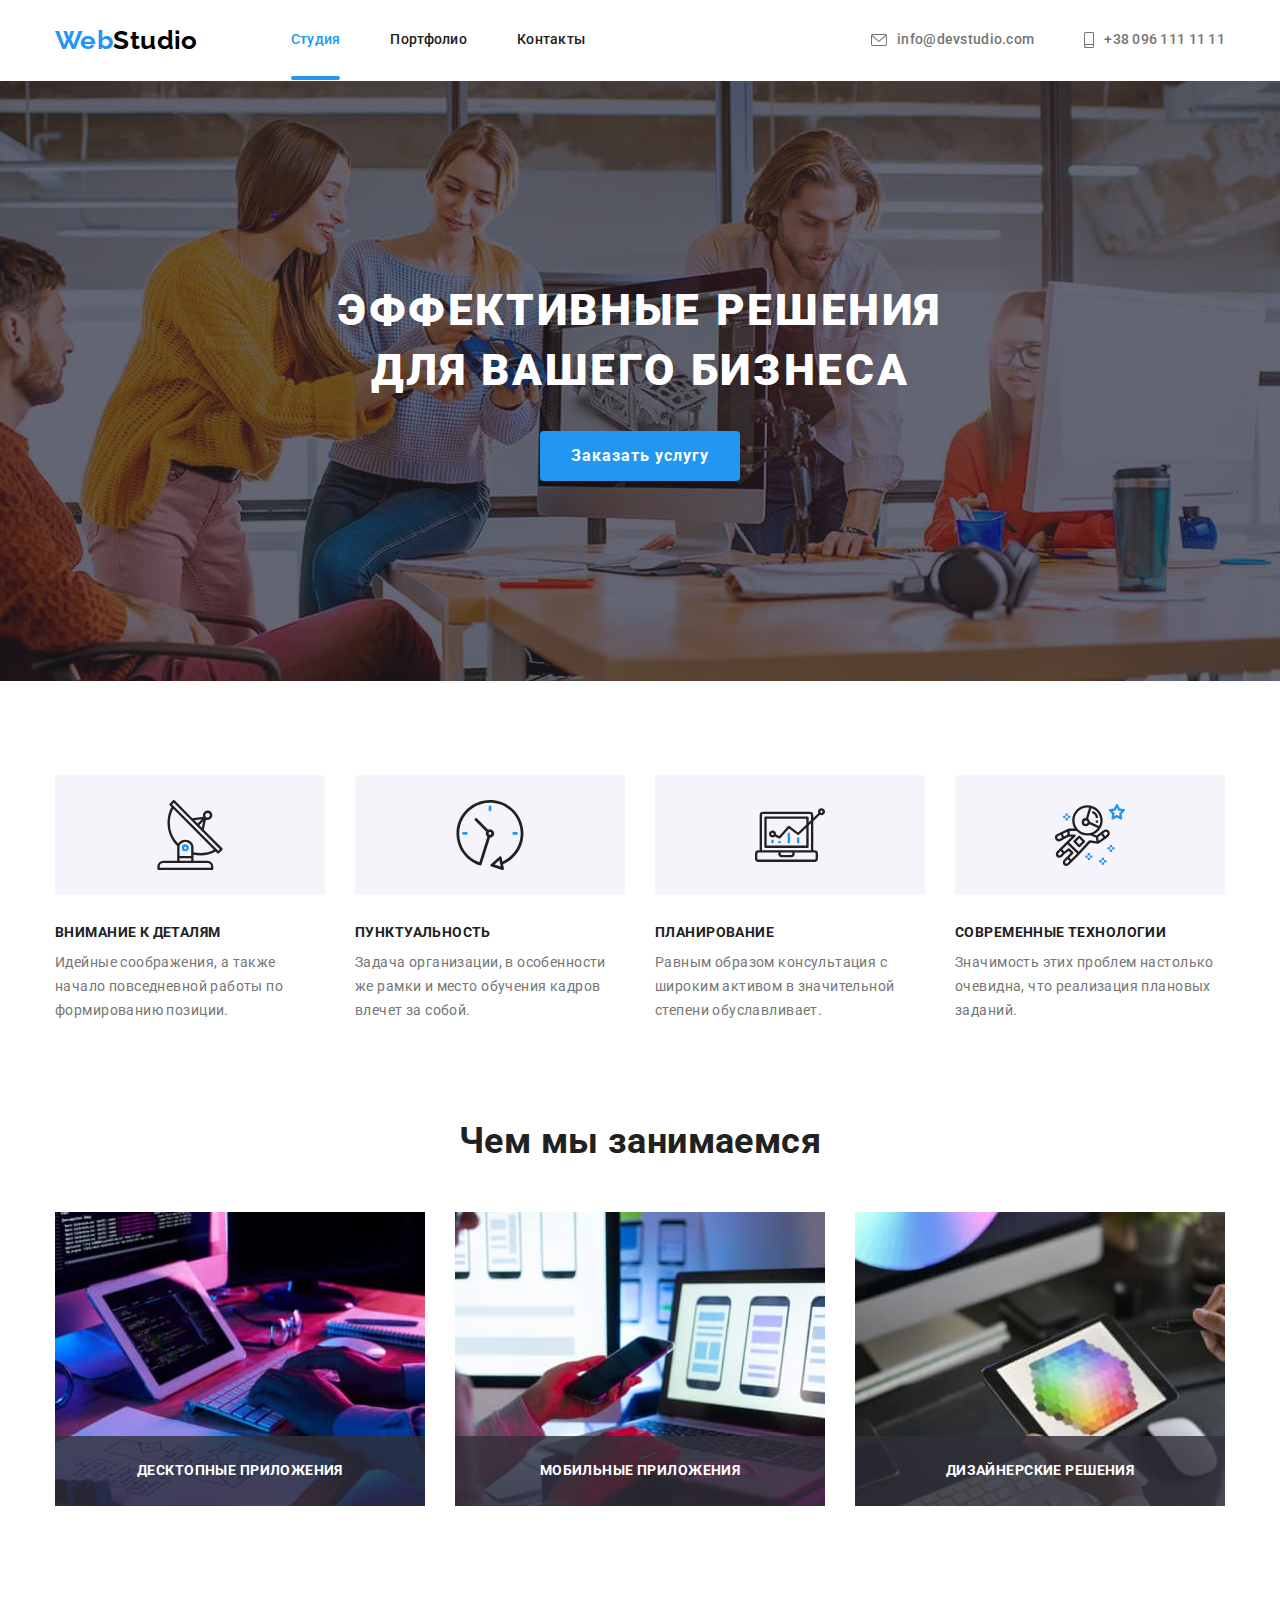
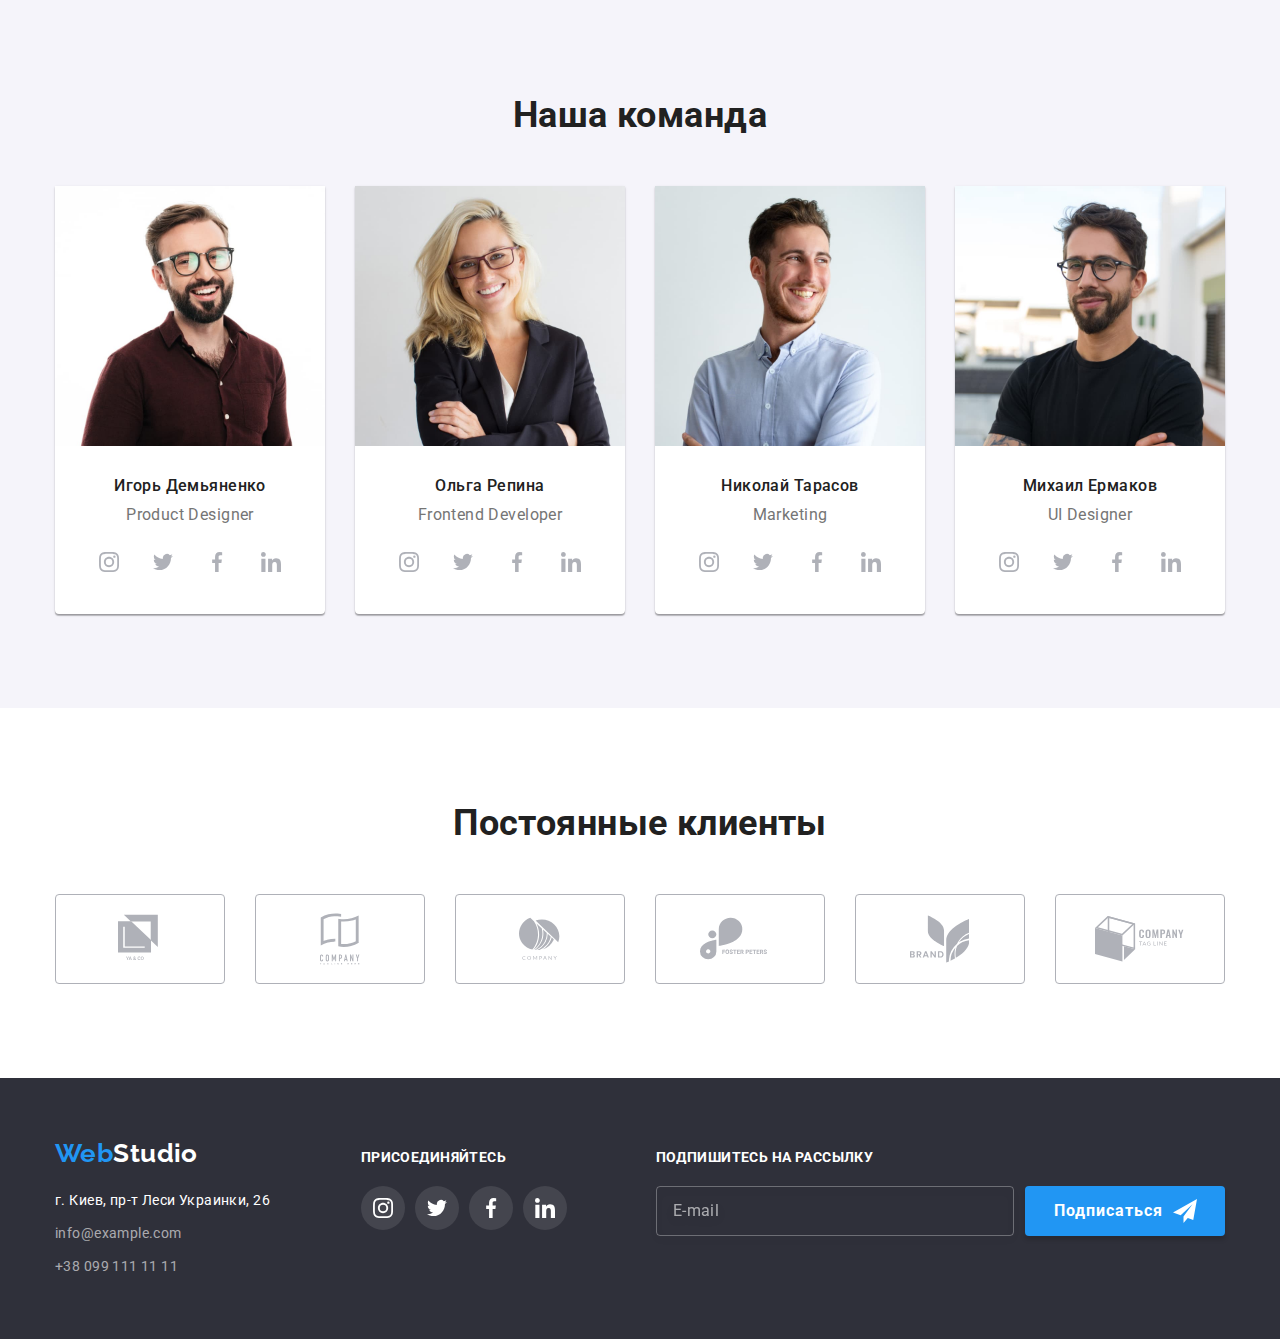
<file: index.html>
<!DOCTYPE html>
<html lang="ru">
<head>
   <meta charset="UTF-8">
   <meta name="viewport" content="width=device-width, initial-scale=1.0">
   <title>Веб студия</title>
   <link rel="stylesheet" href="https://cdnjs.cloudflare.com/ajax/libs/modern-normalize/1.0.0/modern-normalize.min.css">
   <link rel="preconnect" href="https://fonts.gstatic.com">
   <link href="https://fonts.googleapis.com/css2?family=Raleway:wght@700&family=Roboto:wght@400;500;700;900&display=swap" rel="stylesheet">
   <link rel="stylesheet" href="./css/style.css">
</head>
<body>
<!--header-->
<header class="header">
      <div class="container">
         <div class="flex-container">
            <nav class="header-nav">
               <a class="logo link" href="./index.html"><span class="accent">Web</span>Studio</a>
               <ul class="site-nav list">
                  <li class="nav-item">
                     <a class="nav-link current link" href="#">Студия</a>
                  </li>
                  <li class="nav-item">
                     <a class="nav-link scale link" href="./portfolio.html">Портфолио</a>
                  </li>
                  <li class="nav-item">
                     <a class="nav-link scale link" href="#">Контакты</a>
                  </li>
               </ul>
            </nav>
            
               <ul class="site-contacts list">   
                  <li class="nav-contacns">
                     <a class="nav-link contact link" href="mailto:info@devstudio.com">
                     <svg class="icon-mail" width="16" height="12" aria-label="иконка конверт">
                        <use href="./images/sprite.svg#icon-email"></use>
                     </svg>
                     info@devstudio.com
                  </a>
                  </li>
                  <li class="nav-contacns">
                     <a class="nav-link contact link" href="tel:+380961111111">
                        <svg class="icon-phone" width="10" height="16" aria-label="иконка телефона">
                           <use href="./images/sprite.svg#icon-phone"></use>
                        </svg>
                        +38 096 111 11 11
                     </a>
                  </li>
               </ul>
         </div>
      </div>
</header>

<!--Main content-->
<main>
   <!--Hero-->
   <section class="hero main-backgoung-img">
      <div class="container">
         <div class="main-text">
            <h1 class="hero-title">Эффективные решения для вашего бизнеса</h1>
            <button data-modal-open class="hero-btn btn" type="button">Заказать услугу</button>
         </div>
      </div>
   </section>

   <!--description-->
   <section class="description section">
      <div class="container">
         <h2 class="visually-hidden">Выражения</h2>
         <ul class="description-list list">
            <li class="description-item">
               <div class="icon-container">
                  <svg  width="70" height="70" aria-label="иконка спутниковай тарелки">
                     <use href="./images/sprite.svg#icon-description-1"></use>
                  </svg>
               </div>
               <h3 class="description-subtitle">Внимание к деталям</h3>
               <p class="description-text">
                  Идейные соображения, а также начало повседневной работы по формированию позиции.
               </p>
            </li>
   
            <li class="description-item">
               <div class="icon-container">
                  <svg  width="70" height="70" aria-label="иконка часы">
                     <use href="./images/sprite.svg#icon-description-2"></use>
                  </svg>
               </div>
               <h3 class="description-subtitle">Пунктуальность</h3>
               <p class="description-text">
                  Задача организации, в особенности же рамки и место обучения кадров влечет за собой.
               </p>
               </li>
   
               <li class="description-item">
                  <div class="icon-container">
                     <svg  width="70" height="70" aria-label="иконка компютер">
                        <use href="./images/sprite.svg#icon-description-3"></use>
                     </svg>
                  </div>
                  <h3 class="description-subtitle">Планирование</h3>
                  <p class="description-text">
                     Равным образом консультация с широким активом в значительной степени обуславливает.
                  </p>
                  </li>
   
                  <li class="description-item">
                     <div class="icon-container">
                        <svg  width="70" height="70" aria-label="иконка космонавт">
                           <use href="./images/sprite.svg#icon-description-4"></use>
                        </svg>
                     </div>
                     <h3 class="description-subtitle">Современные технологии</h3>
                     <p class="description-text">
                        Значимость этих проблем настолько очевидна, что реализация плановых заданий.
                     </p>
                  </li>
         </ul>
      </div>
   </section>

   <!--what we do-->
   <section class="about">
      <div class="container">
         <h2 class="about-title">Чем мы занимаемся</h2>
      <ul class="about-list list">
         <li class="about-item">
            <img class="about-img" src="./images/what-we-do/what-we-do-img-1.jpg" alt="Человек печатает на клавиатуре" width="370" height="294">
               <div class="label-thumb">
                  <p class="label withe">Десктопные приложения</p>
               </div>
         </li>

         <li class="about-item">
            <img class="about-img" src="./images/what-we-do/what-we-do-img-2.jpg" alt="Девушка держит мобильный телефон" width="370" height="294">
               <div class="label-thumb">
                  <p class="label withe">Мобильные приложения</p>
               </div>
         </li>

         <li class="about-item">
            <img class="about-img" src="./images/what-we-do/what-we-do-img-3.jpg" alt="Девушка держит планшет" width="370" height="294">
               <div class="label-thumb">
                  <p class="label withe">Дизайнерские решения</p>
               </div>
         </li>
      </ul>
      </div>
   </section>

   <!--team-->
   <section class="team section">
         <div class="container">
            <h2 class="team-title">Наша команда</h2>
      <ul class="team-list list">
         <li class="team-item">
            <img class="team-img" src="./images/team/team-img-1.jpg" alt="Игорь Демьяненко" width="270" height="260">

            <div class="team-cards-description">
               <h3 class="team-subtitle">Игорь Демьяненко</h3>
               <p class="team-text" lang="en">Product Designer</p>

               <ul class="social-list list">
                  <li class="social-item">
                     <a class="social-link link" href="#">
                        <svg class="social-icon"  width="20" height="20" aria-label="иконка инстаграм">
                           <use href="./images/sprite.svg#icon-instagram"></use>
                        </svg>
                     </a>
                  </li>
                  <li class="social-item">
                     <a class="social-link link" href="#">
                        <svg class="social-icon"  width="20" height="20" aria-label="иконка твитер">
                           <use href="./images/sprite.svg#icon-tweeter"></use>
                        </svg>
                     </a>
                  </li>
                  <li class="social-item">
                     <a class="social-link link" href="#">
                        <svg class="social-icon"  width="20" height="20" aria-label="иконка файсбук">
                           <use href="./images/sprite.svg#icon-facebook"></use>
                        </svg>
                     </a>
                  </li>
                  <li class="social-item">
                     <a class="social-link link" href="#">
                        <svg class="social-icon"  width="20" height="20" aria-label="иконка линкидын">
                           <use href="./images/sprite.svg#icon-linkedin"></use>
                        </svg>
                     </a>
                  </li>
               </ul>
            </div>
         </li>

         <li class="team-item">
            <img class="team-img" src="./images/team/team-img-2.jpg" alt="Ольга Репина" width="270" height="260">

            <div class="team-cards-description">
               <h3 class="team-subtitle">Ольга Репина</h3>
               <p class="team-text" lang="en">Frontend Developer</p>

               <ul class="social-list list">
                  <li class="social-item">
                     <a class="social-link link" href="#">
                        <svg class="social-icon"  width="20" height="20" aria-label="иконка инстаграм">
                           <use href="./images/sprite.svg#icon-instagram"></use>
                        </svg>
                     </a>
                  </li>
                  <li class="social-item">
                     <a class="social-link link" href="#">
                        <svg class="social-icon"  width="20" height="20" aria-label="иконка твитер">
                           <use href="./images/sprite.svg#icon-tweeter"></use>
                        </svg>
                     </a>
                  </li>
                  <li class="social-item">
                     <a class="social-link link" href="#">
                        <svg class="social-icon"  width="20" height="20" aria-label="иконка файсбук">
                           <use href="./images/sprite.svg#icon-facebook"></use>
                        </svg>
                     </a>
                  </li>
                  <li class="social-item">
                     <a class="social-link link" href="#">
                        <svg class="social-icon"  width="20" height="20" aria-label="иконка линкидын">
                           <use href="./images/sprite.svg#icon-linkedin"></use>
                        </svg>
                     </a>
                  </li>
               </ul>
            </div>
         </li>

         <li class="team-item">
            <img class="team-img" src="./images/team/team-img-3.jpg" alt="Николай Тарасов" width="270" height="260">

            <div class="team-cards-description">
               <h3 class="team-subtitle">Николай Тарасов</h3>
               <p class="team-text" lang="en">Marketing</p>

               <ul class="social-list list">
                  <li class="social-item">
                     <a class="social-link link" href="#">
                        <svg class="social-icon"  width="20" height="20" aria-label="иконка инстаграм">
                           <use href="./images/sprite.svg#icon-instagram"></use>
                        </svg>
                     </a>
                  </li>
                  <li class="social-item">
                     <a class="social-link link" href="#">
                        <svg class="social-icon"  width="20" height="20" aria-label="иконка твитер">
                           <use href="./images/sprite.svg#icon-tweeter"></use>
                        </svg>
                     </a>
                  </li>
                  <li class="social-item">
                     <a class="social-link link" href="#">
                        <svg class="social-icon"  width="20" height="20" aria-label="иконка файсбук">
                           <use href="./images/sprite.svg#icon-facebook"></use>
                        </svg>
                     </a>
                  </li>
                  <li class="social-item">
                     <a class="social-link link" href="#">
                        <svg class="social-icon"  width="20" height="20" aria-label="иконка линкидын">
                           <use href="./images/sprite.svg#icon-linkedin"></use>
                        </svg>
                     </a>
                  </li>
               </ul>
            </div>
         </li>

         <li class="team-item">
            <img class="team-img" src="./images/team/team-img-4.jpg" alt="Михаил Ермаков" width="270" height="260">

         <div class="team-cards-description">
            <h3 class="team-subtitle">Михаил Ермаков</h3>
            <p class="team-text" lang="en">UI Designer</p>

            <ul class="social-list list">
               <li class="social-item">
                  <a class="social-link link" href="#">
                     <svg class="social-icon"  width="20" height="20" aria-label="иконка инстаграм">
                        <use href="./images/sprite.svg#icon-instagram"></use>
                     </svg>
                  </a>
               </li>
               <li class="social-item">
                  <a class="social-link link" href="#">
                     <svg class="social-icon"  width="20" height="20" aria-label="иконка твитер">
                        <use href="./images/sprite.svg#icon-tweeter"></use>
                     </svg>
                  </a>
               </li>
               <li class="social-item">
                  <a class="social-link link" href="#">
                     <svg class="social-icon"  width="20" height="20" aria-label="иконка файсбук">
                        <use href="./images/sprite.svg#icon-facebook"></use>
                     </svg>
                  </a>
               </li>
               <li class="social-item">
                  <a class="social-link link" href="#">
                     <svg class="social-icon"  width="20" height="20" aria-label="иконка линкидын">
                        <use href="./images/sprite.svg#icon-linkedin"></use>
                     </svg>
                  </a>
               </li>
            </ul>
         </div>
         </li>
      </ul>
         </div>
   </section>

   <!--regular clients-->
   <section class="regular-clients section">
      <div class="container">
         <h2 class="regular-clients-title">Постоянные клиенты</h2>
         <ul class="regular-clients-list list">
               <li class="regular-clients-item">
                  <a class="regular-clients-link" href="#">
                     <svg class="company-icon"  width="44" height="50" aria-label="иконка YA & CO">
                        <use href="./images/sprite.svg#icon-logo-1"></use>
                     </svg>
                  </a>
               </li>

               <li class="regular-clients-item">
                  <a class="regular-clients-link" href="#">
                     <svg class="company-icon" width="40" height="52" aria-label="иконка tagline">
                        <use href="./images/sprite.svg#icon-logo-2"></use>
                     </svg>
                  </a>
               </li>

               <li class="regular-clients-item">
                  <a class="regular-clients-link" href="#">
                     <svg class="company-icon" width="41" height="42" aria-label="иконка company">
                        <use href="./images/sprite.svg#icon-logo-3"></use>
                     </svg>
                  </a>
               </li>

               <li class="regular-clients-item">
                  <a class="regular-clients-link" href="#">
                     <svg class="company-icon" width="80" height="42" aria-label="иконка foster">
                        <use href="./images/sprite.svg#icon-logo-4"></use>
                     </svg>
                  </a>
               </li>

               <li class="regular-clients-item">
                  <a class="regular-clients-link" href="#">
                     <svg class="company-icon" width="59" height="47" aria-label="иконка brand">
                        <use href="./images/sprite.svg#icon-logo-5"></use>
                     </svg>
                  </a>
               </li>

               <li class="regular-clients-item">
                  <a class="regular-clients-link" href="#">
                     <svg class="company-icon" width="89" height="46" aria-label="иконка TAG LINE">
                        <use href="./images/sprite.svg#icon-logo-6"></use>
                     </svg>
                  </a>
               </li>
            
         </ul>
      </div>
   </section>
</main>

<!--footer-->
<footer class="footer">
      <div class="container">
         <div class="first-column">
            <a class="logo withe link" href="./index.html"><span class="accent">Web</span>Studio</a>
            <address class="footer-address withe">г. Киев, пр-т Леси Украинки, 26</address>
               <ul class="footer-list list">
                  <li class="footer-item">
                     <a class="footer-link link" href="mailto:info@example.com">info@example.com</a>
                  </li>
                  <li class="footer-item">
                     <a class="footer-link link" href="tel:+380991111111">+38 099 111 11 11</a>
                  </li>
               </ul>
         </div>

         <div class="second-column">
            <p class="join-text withe">присоединяйтесь</p>
      <ul class="social-list list">
         <li class="social-item">
            <a class="social-link link" href="#">
               <svg class="footer-social-icon" width="20" height="20" aria-label="иконка инстаграм">
                  <use href="./images/sprite.svg#icon-instagram"></use>
               </svg>
            </a>
         </li>
         <li class="social-item">
            <a class="social-link link" href="#">
               <svg class="footer-social-icon"  width="20" height="20" aria-label="иконка твитер">
                  <use href="./images/sprite.svg#icon-tweeter"></use>
               </svg>
            </a>
         </li>
         <li class="social-item">
            <a class="social-link link" href="#">
               <svg class="footer-social-icon"  width="20" height="20" aria-label="иконка файсбук">
                  <use href="./images/sprite.svg#icon-facebook"></use>
               </svg>
            </a>
         </li>
         <li class="social-item">
            <a class="social-link link" href="#">
               <svg class="footer-social-icon"  width="20" height="20" aria-label="иконка линкидын">
                  <use href="./images/sprite.svg#icon-linkedin"></use>
               </svg>
            </a>
         </li>
      </ul>
         </div>

         <div class="form-container">
            <p class="join-text withe">Подпишитесь на рассылку</p>
         <form class="footer-form" action="#" autocomplete="off">
            <input class="footer-form-input" type="email" name="mail" placeholder="E-mail" required >
            <button class="footer-send-btn btn" type="submit">
               Подписаться
               <svg class="btn-icon" width="24" height="24" aria-label="иконка телеграм">
                  <use href="./images/sprite.svg#send"></use>
               </svg>
            </button>
         </form>
         </div>
      </div>
</footer>

<!--!Модельное окно-->
<div class="backdrop is-hidden" data-modal>
   <div class="modal">
      <button data-modal-close class="modal-close-btn" type="button">
         <svg class="modal-icon" aria-label="иконка закрыть" width="30" height="30">
            <use href="./images/sprite.svg#close"></use>
         </svg>
      </button>

      <form action="#" class="form" autocomplete="off">
         <b class="form-title">Оставьте свои данные, мы вам перезвоним</b>

         <!--NAME-->
            <label class="form-field">
               <span class="form-label">Имя</span>
               <span class="icon-form-container">
                  <input class="form-imput" 
               type="text" 
               name="user-name"
               required minlength="2">
               <svg class="form-icon" aria-label="иконка человечка" width="18" height="18">
                  <use href="./images/sprite.svg#name"></use>
               </svg>
               </span>
            </label>

            <!--PHONE-->
            <label class="form-field">
               <span class="form-label">Телефон</span>
               <span class="icon-form-container">
                  <input class="form-imput" 
               type="tel" 
               name="user-phone"
               autocomplete="on"
               required
               pattern="[0-9]{3}-[0-9]{3}-[0-9]{2}-[0-9]{2}">
               <svg class="form-icon" aria-label="иконка  трубки телефона" width="18" height="18">
                  <use href="./images/sprite.svg#phone"></use>
               </svg>
               </span>
            </label>

            <!--MAIL-->
            <label class="form-field">
               <span class="form-label">Почта</span>
               <span class="icon-form-container">
                  <input class="form-imput" 
               type="email" 
               name="user-mail"
               required>
               <svg class="form-icon" aria-label="иконка конверта" width="18" height="18">
                  <use href="./images/sprite.svg#email"></use>
               </svg>
               </span>
            </label>

            <!--COMENT-->
            <label>
               <span class="form-label">Комментарий</span>
               <textarea class="coment-input" name="coment" placeholder="Введите текст"></textarea>
            </label>

            <!--CHECKBOX-->
            <input id="checkbox" class="checkbox-input" type="checkbox" name="policy" value="Соглашаюсь с рассылкой и принимаю Условия договора">
            <label for="checkbox" class="checkbox-label">Соглашаюсь с рассылкой и принимаю 
               <a class="contract-link" href="#">Условия договора</a>
            </label>

            <!--submit-btn-->
            <div class="form-submit-btn-wrapper">
               <button type="submit" class="form-submit-btn btn">Отправить</button>
            </div>
      </form>
   </div>
</div>

      <script src="./js/modal.js"></script>
   </body>
</html>
</file>
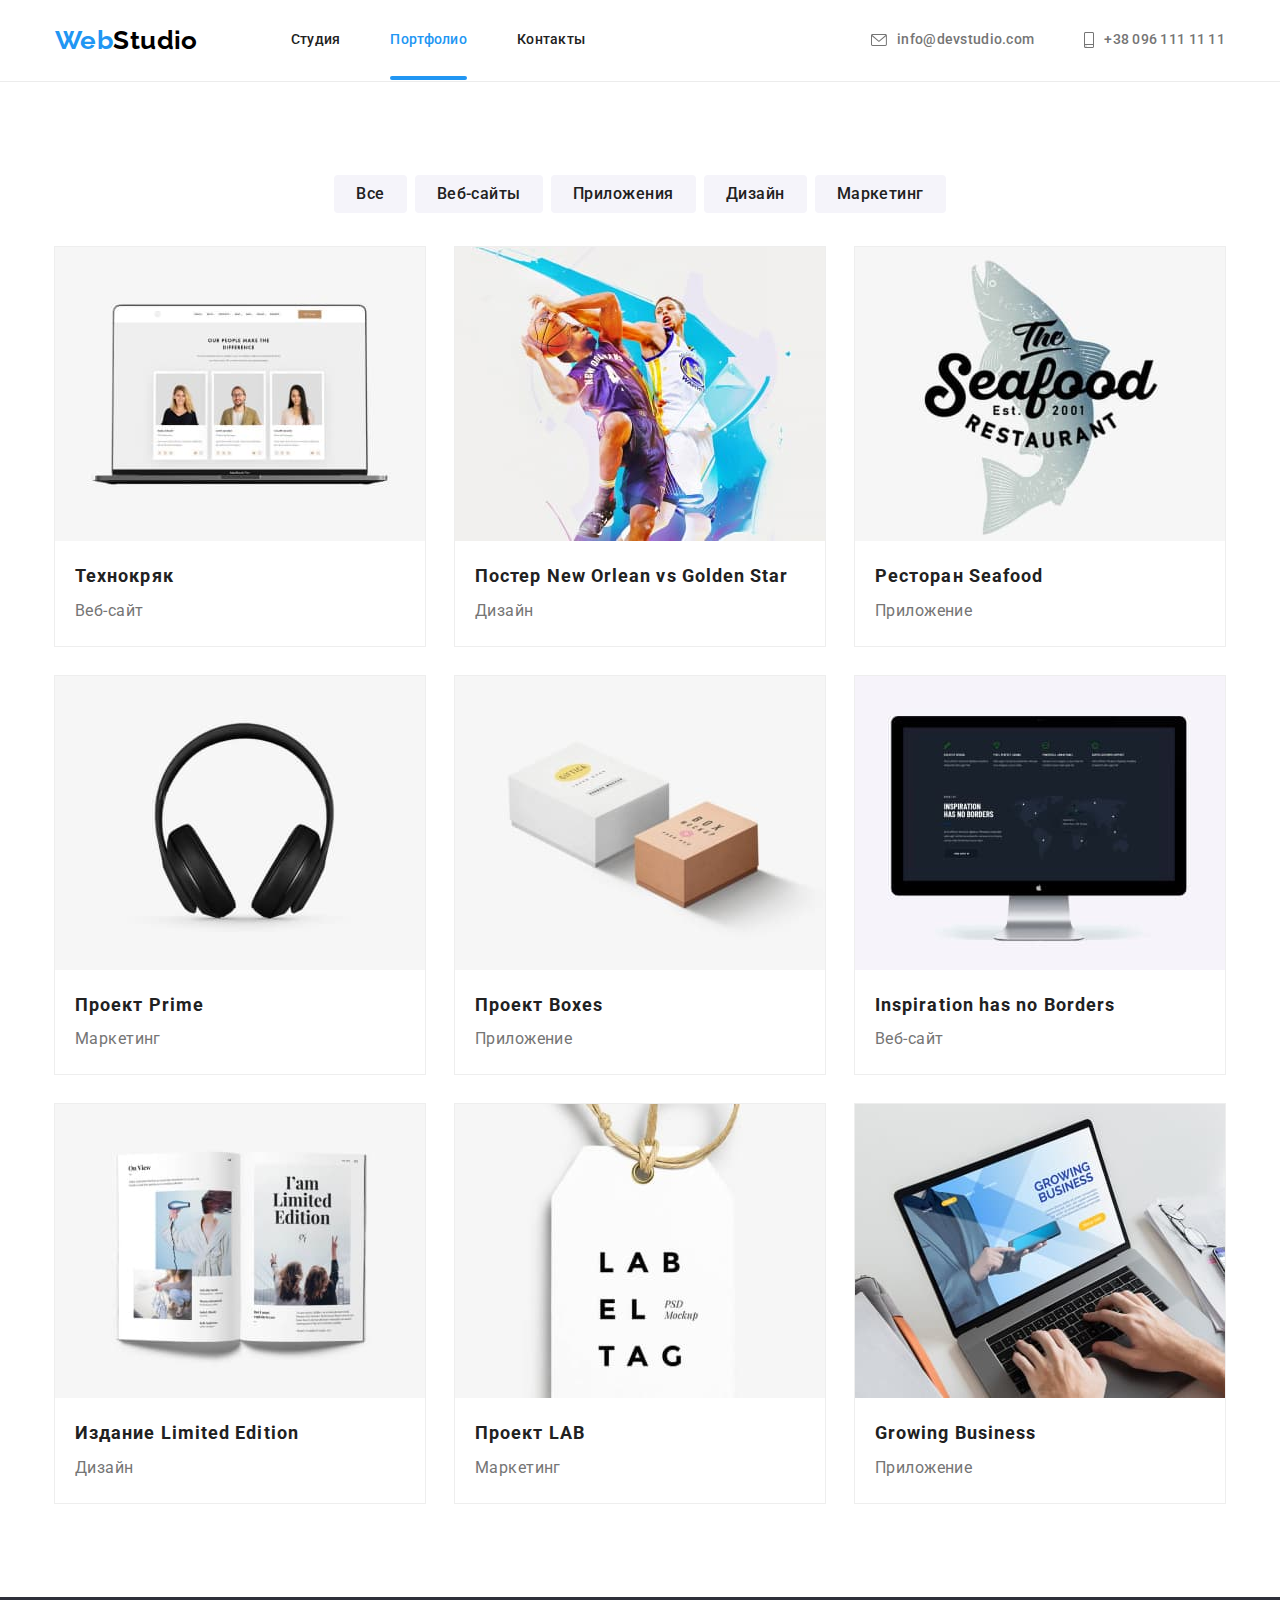
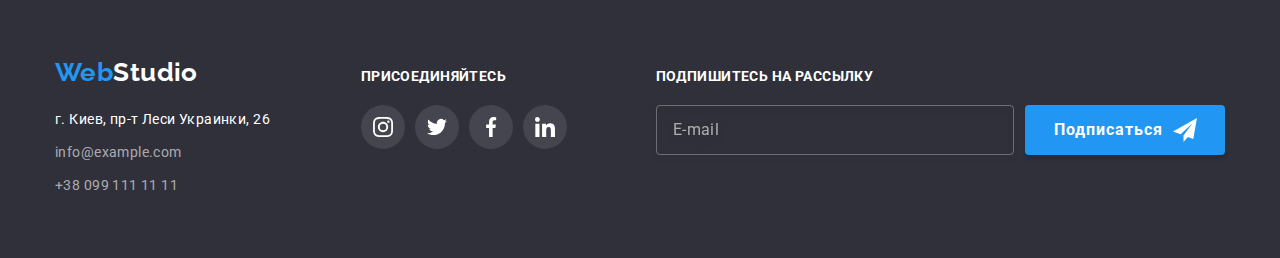
<file: portfolio.html>
<!DOCTYPE html>
<html lang="ru">
<head>
   <meta charset="UTF-8">
   <meta name="viewport" content="width=device-width, initial-scale=1.0">
   <title>Портфолио</title>
   <link rel="stylesheet" href="https://cdnjs.cloudflare.com/ajax/libs/modern-normalize/1.0.0/modern-normalize.min.css">
   <link rel="preconnect" href="https://fonts.gstatic.com">
   <link href="https://fonts.googleapis.com/css2?family=Raleway:wght@700&family=Roboto:wght@400;500;700&display=swap" rel="stylesheet">
   <link rel="stylesheet" href="./css/style.css">
</head>
<body>
<!--header-->
<header class="header border-portfolio">
   <div class="container">
      <div class="flex-container">
         <nav class="header-nav">
            <a class="logo link" href="./index.html"><span class="accent">Web</span>Studio</a>
            <ul class="site-nav list">
               <li class="nav-item">
                  <a class="nav-link scale link" href="./index.html">Студия</a>
               </li>
               <li class="nav-item">
                  <a class="nav-link current link" href="#">Портфолио</a>
               </li>
               <li class="nav-item">
                  <a class="nav-link scale link" href="#">Контакты</a>
               </li>
            </ul>
         </nav>
         
            <ul class="site-contacts list">   
               <li class="nav-contacns">
                  <a class="nav-link contact link" href="mailto:info@devstudio.com">
                     <svg class="icon-mail" width="16" height="12">
                        <use href="./images/sprite.svg#icon-email"></use>
                     </svg>
                     info@devstudio.com
                  </a>
               </li>
               <li class="nav-contacns">
                  <a class="nav-link contact phone link" href="tel:+380961111111">
                     <svg class="icon-phone" width="10" height="16">
                        <use href="./images/sprite.svg#icon-phone"></use>
                     </svg>
                     +38 096 111 11 11
                  </a>
               </li>
            </ul>
      </div>
   </div>
</header>

<!-- Main content -->
<main>
<!-- Portfolio -->
   <section class="portfolio section">
      <div class="container">
         <h1 class="visually-hidden">Портфолио</h1>
         <!-- button -->
               <ul class="portfolio-list list">
                  <li class="portfolio-item">
                     <button class="portfolio-btn" type="button">Все</button>
                  </li>

                  <li class="portfolio-item">
                     <button class="portfolio-btn" type="button">Веб-сайты</button>
                  </li>

                  <li class="portfolio-item">
                     <button class="portfolio-btn" type="button">Приложения</button>
                  </li>

                  <li class="portfolio-item">
                     <button class="portfolio-btn" type="button">Дизайн</button>
                  </li>
                  
                  <li class="portfolio-item">
                     <button class="portfolio-btn" type="button">Маркетинг</button>
                  </li>
               </ul>
         <!-- cards -->
               <ul class="cards-list list">

                  <li class="cards-item">
                        <a class="cards-link link" href="#">
                              <div class="cards-thumb">
                                 <img class="cards-img" src="./images/portfolio/port-img-1.jpg" alt="Ноутбук с открытым сайтом" width="370" height="294">
                                    <p class="overlay withe">
                                       Технокряк это современная площадка распространения коронавируса. Компании используют эту платформу для цифрового шпионажа и атак на защищённые сервера конкурентов.
                                    </p>
                              </div>

                           <div class="card-description">
                              <h2 class="portfolio-title">Технокряк</h2>
                              <p class="portfolio-text">Веб-сайт</p>
                           </div>   
                        </a>
                  </li>

                  <li class="cards-item">
                     <a class="cards-link link" href="#">
                        <div class="cards-thumb">
                           <img class="cards-img" src="./images/portfolio/port-img-2.jpg" alt="Два баскитболиста прыгают за мячём" width="370" height="294">
                                    <p class="overlay withe">
                                       Постер New Orlean vs Golden Star это современная площадка распространения коронавируса. Компании используют эту платформу для цифрового шпионажа и атак на защищённые сервера конкурентов.
                                    </p>
                        </div>

                        <div class="card-description">
                           <h2 class="portfolio-title">Постер <span lang="en">New Orlean vs Golden Star</span></h2>
                           <p class="portfolio-text">Дизайн</p>
                        </div>
                     </a>
                  </li>

                  <li class="cards-item">
                     <a class="cards-link link" href="#">
                        <div class="cards-thumb">
                           <img class="cards-img" src="./images/portfolio/port-img-3.jpg" alt="Логотип сайта в виде рыбы" width="370" height="294">
                                    <p class="overlay withe">
                                       Ресторан Seafood это современная площадка распространения коронавируса. Компании используют эту платформу для цифрового шпионажа и атак на защищённые сервера конкурентов.
                                    </p>
                        </div>

                        <div class="card-description">
                           <h2 class="portfolio-title">Ресторан <span lang="en">Seafood</span></h2>
                           <p class="portfolio-text">Приложение</p>
                        </div>
                     </a>
                  </li>

                  <li class="cards-item">
                     <a class="cards-link link" href="#">
                        <div class="cards-thumb">
                           <img class="cards-img" src="./images/portfolio/port-img-4.jpg" alt="Наушники" width="370" height="294">
                                    <p class="overlay withe">
                                       Проект Prime это современная площадка распространения коронавируса. Компании используют эту платформу для цифрового шпионажа и атак на защищённые сервера конкурентов.
                                    </p>
                        </div>

                        <div class="card-description">
                           <h2 class="portfolio-title">Проект <span lang="en">Prime</span></h2>
                           <p class="portfolio-text">Маркетинг</p>
                        </div>
                     </a>
                  </li>

                  <li class="cards-item">
                     <a class="cards-link link" href="#">
                        <div class="cards-thumb">
                           <img class="cards-img" src="./images/portfolio/port-img-5.jpg" alt="Две коробки белая и коричневая" width="370" height="294">
                                    <p class="overlay withe">
                                       Проект Boxes это современная площадка распространения коронавируса. Компании используют эту платформу для цифрового шпионажа и атак на защищённые сервера конкурентов.
                                    </p>
                        </div>

                        <div class="card-description">
                           <h2 class="portfolio-title">Проект  <span lang="en">Boxes</span></h2>
                        <p class="portfolio-text">Приложение</p>
                        </div>
                     </a>
                  </li>

                  <li class="cards-item">
                     <a class="cards-link link" href="#">
                        <div class="cards-thumb">
                           <img class="cards-img" src="./images/portfolio/port-img-6.jpg" alt="Монитор Imac" width="370" height="294">
                                    <p class="overlay withe">
                                       Inspiration has no Borders это современная площадка распространения коронавируса. Компании используют эту платформу для цифрового шпионажа и атак на защищённые сервера конкурентов.
                                    </p>
                        </div>

                        <div class="card-description">
                           <h2 class="portfolio-title" lang="en">Inspiration has no Borders</h2>
                           <p class="portfolio-text">Веб-сайт</p>
                        </div>
                     </a>
                  </li>

                  <li class="cards-item">
                     <a class="cards-link link" href="#">
                        <div class="cards-thumb">
                           <img class="cards-img" src="./images/portfolio/port-img-7.jpg" alt="Открытая книжка" width="370" height="294">
                                    <p class="overlay withe">
                                       Издание Limited Edition это современная площадка распространения коронавируса. Компании используют эту платформу для цифрового шпионажа и атак на защищённые сервера конкурентов.
                                    </p>
                        </div>

                        <div class="card-description">
                           <h2 class="portfolio-title">Издание <span lang="en">Limited Edition</span></h2>
                           <p class="portfolio-text">Дизайн</p>
                        </div>
                     </a>
                  </li>

                  <li class="cards-item">
                     <a class="cards-link link" href="#">
                        <div class="cards-thumb">
                           <img class="cards-img" src="./images/portfolio/port-img-8.jpg" alt="Етикетка на тряпчаной нитке" width="370" height="294">
                                    <p class="overlay withe">
                                       Проект LAB это современная площадка распространения коронавируса. Компании используют эту платформу для цифрового шпионажа и атак на защищённые сервера конкурентов.
                                    </p>
                        </div>

                        <div class="card-description">
                           <h2 class="portfolio-title">Проект <span lang="en">LAB</span></h2>
                           <p class="portfolio-text">Маркетинг</p>
                        </div>
                     </a>
                  </li>

                  <li class="cards-item">
                     <a class="cards-link link" href="#">
                        <div class="cards-thumb">
                           <img class="cards-img" src="./images/portfolio/port-img-9.jpg" alt="Мужские руки работают за ноутбуком" width="370" height="294">
                                    <p class="overlay withe">
                                       Growing Business это современная площадка распространения коронавируса. Компании используют эту платформу для цифрового шпионажа и атак на защищённые сервера конкурентов.
                                    </p>
                        </div>

                        <div class="card-description">
                           <h2 class="portfolio-title" lang="en">Growing Business</h2>
                           <p class="portfolio-text">Приложение</p>
                        </div>
                     </a>
                  </li>
               </ul>
      </div>
   </section>
</main>

<!--footer-->
<footer class="footer">
   <div class="container">
      <div class="first-column">
         <a class="logo withe link" href="./index.html"><span class="accent">Web</span>Studio</a>
         <address class="footer-address withe">г. Киев, пр-т Леси Украинки, 26</address>
            <ul class="footer-list list">
               <li class="footer-item">
                  <a class="footer-link link" href="mailto:info@example.com">info@example.com</a>
               </li>
               <li class="footer-item">
                  <a class="footer-link link" href="tel:+380991111111">+38 099 111 11 11</a>
               </li>
            </ul>
      </div>

      <div class="second-column">
         <p class="join-text withe">присоединяйтесь</p>
   <ul class="social-list list">
      <li class="social-item">
         <a class="social-link link" href="#">
            <svg class="footer-social-icon" width="20" height="20" aria-label="иконка инстаграм">
               <use href="./images/sprite.svg#icon-instagram"></use>
            </svg>
         </a>
      </li>
      <li class="social-item">
         <a class="social-link link" href="#">
            <svg class="footer-social-icon"  width="20" height="20" aria-label="иконка твитер">
               <use href="./images/sprite.svg#icon-tweeter"></use>
            </svg>
         </a>
      </li>
      <li class="social-item">
         <a class="social-link link" href="#">
            <svg class="footer-social-icon"  width="20" height="20" aria-label="иконка файсбук">
               <use href="./images/sprite.svg#icon-facebook"></use>
            </svg>
         </a>
      </li>
      <li class="social-item">
         <a class="social-link link" href="#">
            <svg class="footer-social-icon"  width="20" height="20" aria-label="иконка линкидын">
               <use href="./images/sprite.svg#icon-linkedin"></use>
            </svg>
         </a>
      </li>
   </ul>
      </div>

      <div class="form-container">
         <p class="join-text withe">Подпишитесь на рассылку</p>
      <form class="footer-form" action="#" autocomplete="off">
         <input class="footer-form-input" type="email" name="mail" placeholder="E-mail" required >
         <button class="footer-send-btn btn" type="submit">
            Подписаться
            <svg class="btn-icon" width="24" height="24" aria-label="иконка телеграм">
               <use href="./images/sprite.svg#send"></use>
            </svg>
         </button>
      </form>
      </div>
   </div>
</footer>
</body>
</html>
</file>
<file: css/style.css>
/*=======RESET=======*/
h1,
h2,
h3,
h4,
h5,
h6,
p {
  margin: 0;
}

ul,
ol {
  margin: 0;
  padding: 0;
}

img {
  display: block;
}

a {
  display: block;
}

.list {
  list-style: none;
}

.link {
  text-decoration: none;
}
/*=======END RESET=======*/

:root {
  --primary-text-color: #757575;
  --title-text-color: #212121;
  --footer-text-color: rgba(255, 255, 255, 0.6);
  --white-text-color: #ffffff;
  --black-text-color: #000000;
  --accent-text-color: #2196f3;
  --bgc-hero-color: #2f303a;
  --bgc-team-color: #f5f4fa;
  --icon-color: #afb1b8;
}
body {
  letter-spacing: 0.03em;
  font-size: 14px;
  line-height: 1.71;
  color: var(--primary-text-color);

  font-family: Roboto, sans-serif;
  background-color: var(--white-text-color);
}

/* =======COMPONENTS======= */
.accent {
  color: var(--accent-text-color);
}
.about-title,
.team-title,
.description-title,
.regular-clients-title {
  font-weight: 700;
  font-size: 36px;
  line-height: 1.17;
  color: var(--title-text-color);

  text-align: center;

  margin-bottom: 50px;
}
.container {
  width: 1200px;
  padding: 0 15px;
  margin-left: auto;
  margin-right: auto;
}
.section {
  padding: 94px 0;
}

.visually-hidden {
  position: absolute !important;
  clip: rect(1px 1px 1px 1px); /* IE6, IE7 */
  clip: rect(1px, 1px, 1px, 1px);
  padding: 0 !important;
  border: 0 !important;
  height: 1px !important;
  width: 1px !important;
  overflow: hidden;
}

/* Social links (TEAM and FOOTER) */
.social-list {
  display: flex;
}
.social-item:not(:last-child) {
  margin-right: 10px;
}
.social-item {
  width: 44px;
  height: 44px;
}
.social-link {
  display: flex;
  align-items: center;
  justify-content: center;

  width: 100%;
  height: 100%;
  border-radius: 50%;
  fill: var(--icon-color);

  transition: background-color 250ms cubic-bezier(0.4, 0, 0.2, 1),
    fill 250ms cubic-bezier(0.4, 0, 0.2, 1);
}
.social-link:hover,
.social-link:focus {
  background-color: var(--accent-text-color);
  fill: var(--white-text-color);
}
.btn {
  min-width: 200px;
  font-weight: 700;
  font-size: 16px;
  line-height: 1.87;
  color: var(--white-text-color);
  background-color: var(--accent-text-color);
  letter-spacing: 0.06em;

  padding: 10px 0;

  background: var(--accent-text-color);
  box-shadow: 0px 4px 4px rgba(0, 0, 0, 0.15);
  border-radius: 4px;
  border: none;

  cursor: pointer;
}
/* =======END COMPONENTS======= */

/* =======BACKDROP======= */
.backdrop {
  position: fixed;
  top: 0;
  left: 0;
  width: 100%;
  height: 100%;
  background-color: rgba(0, 0, 0, 0.2);
}

.backdrop.is-hidden {
  opacity: 0;
  visibility: hidden;
  pointer-events: none;
}

.modal {
  position: absolute;
  top: 50%;
  left: 50%;
  transform: translate(-50%, -50%);

  width: 528px;
  height: 581px;

  background: #ffffff;
  box-shadow: 0px 1px 3px rgba(0, 0, 0, 0.12), 0px 1px 1px rgba(0, 0, 0, 0.14),
    0px 2px 1px rgba(0, 0, 0, 0.2);
  border-radius: 4px;

  padding: 40px;
}

.modal-close-btn {
  position: absolute;
  top: 8px;
  right: 8px;

  padding: 0;

  background-color: transparent;
  border: none;

  cursor: pointer;
}
.modal-close-btn:hover .modal-icon,
.modal-close-btn:focus .modal-icon {
  fill: var(--accent-text-color);
}

.modal-icon {
  fill: var(--black-text-color);

  transition: fill 250ms cubic-bezier(0.4, 0, 0.2, 1);

  border: 1px solid var(--icon-color);
  border-radius: 50%;
}
/* =======END BACKDROP======= */

/* =======LOGO======= */
.logo {
  font-family: Raleway, sans-serif;
  font-weight: 700;
  font-size: 26px;
  line-height: 1.19;

  color: var(--black-text-color);

  margin-right: 93px;
  padding: 25px 0px;
}
/* =======END LOGO======= */

/* =======HEADER======= */
.flex-container {
  display: flex;
  align-items: center;
}
.header-nav {
  display: flex;
  align-items: center;
}
.site-nav {
  display: flex;
}
.nav-item:not(:last-child) {
  margin-right: 50px;
}
.nav-link {
  position: relative;

  display: inline-flex;
  align-items: center;
  padding: 32px 0;

  font-weight: 500;
  line-height: 1.14;
  letter-spacing: 0.02em;
  color: var(--title-text-color);

  transition: color 250ms cubic-bezier(0.4, 0, 0.2, 1);
}

.nav-link.current::after,
.nav-link.scale::after {
  content: '';
  display: block;

  position: absolute;
  left: 0;
  bottom: 0;

  width: 100%;
  height: 4px;

  background: var(--accent-text-color);
  border-radius: 2px;
}

.nav-link.scale::after {
  transition: transform 250ms cubic-bezier(0.4, 0, 0.2, 1);
  transform: scaleX(0);
}

.header-nav .nav-link.scale:hover::after,
.header-nav .nav-link.scale:focus::after {
  transform: scaleX(1);
}

.nav-link.contact {
  color: var(--primary-text-color);
}
.nav-link.current {
  color: var(--accent-text-color);
}

.nav-link:hover,
.nav-link:focus {
  color: var(--accent-text-color);
}
.icon-mail,
.icon-phone {
  margin-right: 10px;
  fill: currentColor;
}
.site-contacts {
  display: flex;
  margin-left: auto;
}
.nav-contacns {
  display: inline-flex;
  align-items: center;
}
.nav-contacns:not(:last-child) {
  margin-right: 50px;
}
/* =======END HEADER======= */

/* =======HERO======= */
.hero {
  padding: 200px 0;
  text-align: center;
  background-color: var(--bgc-hero-color);
}
.hero.main-backgoung-img {
  max-width: 1600px;
  height: 600px;
  margin: 0 auto;
  background-image: linear-gradient(
      to right,
      rgba(47, 48, 58, 0.4),
      rgba(47, 48, 58, 0.4)
    ),
    url('../images/hero/hero-img.jpg');
  background-repeat: no-repeat;
  background-size: cover;
  background-position: center;
  background-color: #2f303a;
}
.hero-title {
  margin-bottom: 30px;

  font-weight: 900;
  font-size: 44px;
  line-height: 1.36;
  color: var(--white-text-color);
  letter-spacing: 0.06em;

  letter-spacing: 0.06em;
  text-transform: uppercase;
}
.main-text {
  max-width: 696px;
  margin-left: auto;
  margin-right: auto;
}
.hero-btn {
  padding-left: 28px;
  padding-right: 28px;
}
/* =======END HERO======= */

/* =======DESCRIPTION======= */
/*"description-text" from bady */
.description-subtitle {
  color: var(--title-text-color);
  font-size: 14px;
  line-height: 1.14;

  margin-bottom: 10px;

  text-transform: uppercase;
}
.description-list {
  display: flex;
}
.icon-container {
  display: flex;
  justify-content: center;
  align-items: center;

  background-color: var(--bgc-team-color);

  border-radius: 4px;
  margin-bottom: 30px;
  width: 100%;
  height: 120px;
}
.description-item:not(:last-child) {
  margin-right: 30px;
}
.description-item {
  max-width: 270px;
  height: 251px;
}
/* =======END DESCRIPTION======= */

/* =======WHAT WE DO======= */
.about {
  padding-bottom: 94px;
}
.about-list {
  display: flex;
  align-items: center;
}
.about-item:not(:last-child) {
  margin-right: 30px;
}

.about-item {
  position: relative;
}

.label {
  font-weight: 700;
  line-height: 1.14;
  text-transform: uppercase;

  text-align: center;
}

.label-thumb {
  position: absolute;
  bottom: 0;
  left: 0;

  display: flex;
  align-items: center;
  justify-content: center;

  width: 100%;
  height: 70px;

  background-color: rgba(47, 48, 58, 0.8);
}
/* =======END WHAT WE DO======= */

/* =======TEAM======= */
.team {
  background-color: var(--bgc-team-color);
}
.team-list {
  display: flex;
  align-items: center;
  margin: -15px;
}
.team-item {
  margin: 15px;
}
.team-item {
  box-shadow: 0px 1px 3px rgba(0, 0, 0, 0.12), 0px 1px 1px rgba(0, 0, 0, 0.14),
    0px 2px 1px rgba(0, 0, 0, 0.2);
  border-radius: 0px 0px 4px 4px;

  background: #ffffff;
}
.team-subtitle {
  margin-bottom: 10px;

  font-weight: 500;
  font-size: 16px;
  line-height: 1.19;
  color: var(--title-text-color);

  text-align: center;
}
.team-text {
  font-size: 16px;
  line-height: 1.19;

  text-align: center;

  margin-bottom: 16px;
}
.team-cards-description {
  padding: 30px 32px 30px 32px;
}
/* =======END TEAM======= */

/* =======REGULAR CLIENTS======= */
.regular-clients-list {
  display: flex;
  text-align: center;
}
.regular-clients-item {
  display: flex;
  width: calc((100% - 5 * 30px) / 6);
  height: 90px;
}
.regular-clients-item:not(:last-child) {
  margin-right: 30px;
}
.regular-clients-link:hover,
.regular-clients-link:focus {
  fill: var(--accent-text-color);
  border: 1px solid var(--accent-text-color);
  outline: none;
}
.regular-clients-link {
  width: 100%;
  border: 1px solid var(--icon-color);
  border-radius: 4px;
  fill: var(--icon-color);

  transition: fill 250ms cubic-bezier(0.4, 0, 0.2, 1),
    border 250ms cubic-bezier(0.4, 0, 0.2, 1);
}
.company-icon {
  height: 100%;
  vertical-align: middle;
}
/* =======END REGULAR CLIENTS======= */

/* =======FOOTER======= */
.footer {
  background-color: var(--bgc-hero-color);

  padding: 60px 0;
}
.logo.withe {
  padding: 0;
  margin-bottom: 20px;
}
.footer-link,
.footer-address {
  font-style: normal;
  color: var(--footer-text-color);

  transition: color 250ms cubic-bezier(0.4, 0, 0.2, 1);
}
.footer-address {
  margin-bottom: 9px;
}
.footer-item:not(:last-child) {
  margin-bottom: 9px;
}
.footer-link:hover,
.footer-link:focus {
  color: var(--accent-text-color);
}
.footer .social-item {
  border-radius: 50%;
  background-color: rgba(255, 255, 255, 0.1);
}
.footer .container {
  display: flex;
  align-items: baseline;
}
.join-text {
  font-weight: 700;
  font-size: 14px;
  line-height: 1.14;
  letter-spacing: 0.03em;
  text-transform: uppercase;

  margin-bottom: 20px;
}
.footer-social-icon {
  fill: var(--white-text-color);
}
.first-column {
  margin-right: 70px;
}
.withe {
  color: var(--white-text-color);
}
/* =======END FOOTER======= */

/* =======FOOTER-FORM======= */

.form-container {
  display: flex;
  flex-direction: column;

  margin-left: auto;
}
.footer-form-input {
  min-width: 358px;
  height: 50px;
  margin-right: 8px;
  padding-left: 16px;

  border: 1px solid rgba(255, 255, 255, 0.3);
  box-sizing: border-box;
  filter: drop-shadow(0px 4px 4px rgba(0, 0, 0, 0.15));
  border-radius: 4px;
  background-color: transparent;

  color: var(--white-text-color);
}

.footer-form-input::placeholder {
  font-size: 16px;
  line-height: 1.25;
  letter-spacing: 0.03em;

  color: rgba(255, 255, 255, 0.6);
}

.footer-send-btn {
  position: relative;
  padding-left: 29px;
  padding-right: 28px;
  text-align: start;
}
.btn-icon {
  position: absolute;
  top: 50%;
  right: 28px;

  margin-left: 10px;

  transform: translateY(-50%);

  display: inline-block;
}
/* =======END FOOTER-FORM======= */

/* =======FORM======= */
.form {
  width: 100%;
}
.form-title {
  font-weight: 700;
  font-size: 20px;
  line-height: 1.15;

  color: var(--title-text-color);
  margin-bottom: 12px;
}
.icon-form-container {
  display: block;
  position: relative;
  width: 100%;
  height: 100%;
}

/* form-field */
.form-field {
  display: block;
  margin-bottom: 10px;
}
.form-imput {
  width: 100%;
  height: 40px;

  padding-left: 35px;

  border: 1px solid rgba(33, 33, 33, 0.2);
  box-sizing: border-box;
  border-radius: 4px;

  transition: border 250ms cubic-bezier(0.4, 0, 0.2, 1);
}
.form-icon {
  position: absolute;
  top: 50%;
  left: 12px;
  transform: translateY(-50%);
  transition: fill 250ms cubic-bezier(0.4, 0, 0.2, 1);
}
.form-label {
  font-size: 12px;
  line-height: 1.16;
  letter-spacing: 0.01em;

  color: var(--primary-text-color);

  display: block;
  margin-bottom: 6px;
}
.form-field:focus-within .form-icon {
  fill: var(--accent-text-color);
}
.form-imput:focus-within {
  border: 1px solid #2196f3;
  outline: none;
}

/* textarea */
.coment-input {
  display: block;
  resize: none;
  width: 100%;
  height: 120px;

  border: 1px solid rgba(33, 33, 33, 0.2);
  border-radius: 4px;

  padding: 12px 16px;
  margin-bottom: 20px;

  transition: border 250ms cubic-bezier(0.4, 0, 0.2, 1);
}
.coment-input::placeholder {
  font-size: 12px;
  line-height: 1.16;
  letter-spacing: 0.01em;

  color: rgba(117, 117, 117, 0.5);
}
.coment-input:focus-within {
  border: 1px solid var(--accent-text-color);
  outline: none;
}

/* checkbox */
.checkbox-label {
  display: inline-flex;
  align-items: center;

  color: var(--primary-text-color);
  padding-left: 12px;
  margin-bottom: 30px;
}
.checkbox-label::before {
  content: '';
  display: inline-block;

  width: 16px;
  height: 15px;
  background-color: transparent;

  border-width: 2px;
  border-style: solid;
  border-color: var(--title-text-color);
  border-image: initial;
  border-radius: 4px;

  margin-right: 8px;

  transition: all 250ms cubic-bezier(0.4, 0, 0.2, 1);
}
.contract-link {
  color: var(--accent-text-color);
  margin-left: 6px;
}
.checkbox-input {
  position: absolute !important;
  clip: rect(1px 1px 1px 1px); /* IE6, IE7 */
  clip: rect(1px, 1px, 1px, 1px);
  padding: 0 !important;
  border: 0 !important;
  height: 1px !important;
  width: 1px !important;
  overflow: hidden;
}
.checkbox-input:checked + .checkbox-label::before {
  background-image: url(../images/check.svg);
  background-color: var(--accent-text-color);
  background-origin: border-box;
  background-size: contain;
  border-color: transparent;
}
.checkbox-input:focus + .checkbox-label::before {
  box-shadow: 0 0 0 0.1em var(--title-text-color);
}
.checkbox-input:disabled + .checkbox-label::before {
  border: 2px solid var(var(--icon-color));
}
.checkbox-input:checked:disabled + .checkbox-label::before {
  background-color: var(--icon-color);
}

/* form-submit-button */
.form-submit-btn-wrapper {
  display: flex;
  justify-content: center;
}
.form-submit-btn {
  padding-left: 50px;
  padding-right: 50px;
}
/* =======END FORM======= */

/* =======PORTFOLIO======= */
.border-portfolio {
  outline: 1px solid #ececec;
}

.portfolio-list {
  display: flex;
  align-items: center;
  justify-content: center;
  margin-bottom: 34px;
}
.portfolio-btn {
  padding: 6px 22px;

  border: none;
  background: #f5f4fa;
  border-radius: 4px;

  font-weight: 500;
  font-size: 16px;
  line-height: 1.62;
  letter-spacing: 0.03em;
  color: var(--title-text-color);
  text-align: center;

  cursor: pointer;

  transition: color 250ms cubic-bezier(0.4, 0, 0.2, 1),
    background-color 250ms cubic-bezier(0.4, 0, 0.2, 1),
    box-shadow 250ms cubic-bezier(0.4, 0, 0.2, 1);
}
.portfolio-btn:hover,
.portfolio-btn:focus {
  background-color: var(--accent-text-color);
  color: var(--white-text-color);
  box-shadow: 0px 3px 1px rgba(0, 0, 0, 0.1), 0px 1px 2px rgba(0, 0, 0, 0.08),
    0px 2px 2px rgba(0, 0, 0, 0.12);
  outline: none;
}
.portfolio-title {
  font-size: 18px;
  font-weight: 700;
  letter-spacing: 0.06em;
  color: var(--title-text-color);

  margin-bottom: 4px;
}
.portfolio-text {
  color: var(--primary-text-color);
  font-size: 16px;
  line-height: 1.87;
}
.card-description {
  padding: 20px 20px;
}
.portfolio-item:not(:last-child) {
  margin-right: 8px;
}
.cards-list {
  display: flex;
  flex-wrap: wrap;
  margin: -15px;
}
.cards-item {
  margin: 15px;

  outline: 1px solid #eeeeee;
}
.cards-link:hover,
.cards-link:focus {
  box-shadow: 0px 1px 1px rgba(0, 0, 0, 0.12), 0px 4px 4px rgba(0, 0, 0, 0.06),
    1px 4px 6px rgba(0, 0, 0, 0.16);
}
.cards-link {
  transition: box-shadow 250ms cubic-bezier(0.4, 0, 0.2, 1);
}

.cards-thumb {
  position: relative;
  overflow: hidden;
}

.overlay {
  position: absolute;
  top: 0;
  left: 0;
  /* overflow: scroll; */

  font-size: 18px;
  line-height: 1.55;

  padding: 63px 24px;
  width: 100%;
  height: 100%;

  background-color: var(--accent-text-color);

  transform: translateY(100%);
  transition: transform 250ms cubic-bezier(0.4, 0, 0.2, 1);
}

.cards-link:hover .overlay,
.cards-link:focus .overlay {
  transform: translateY(0);
}
/* =======END PORTFOLIO======= */
</file>
